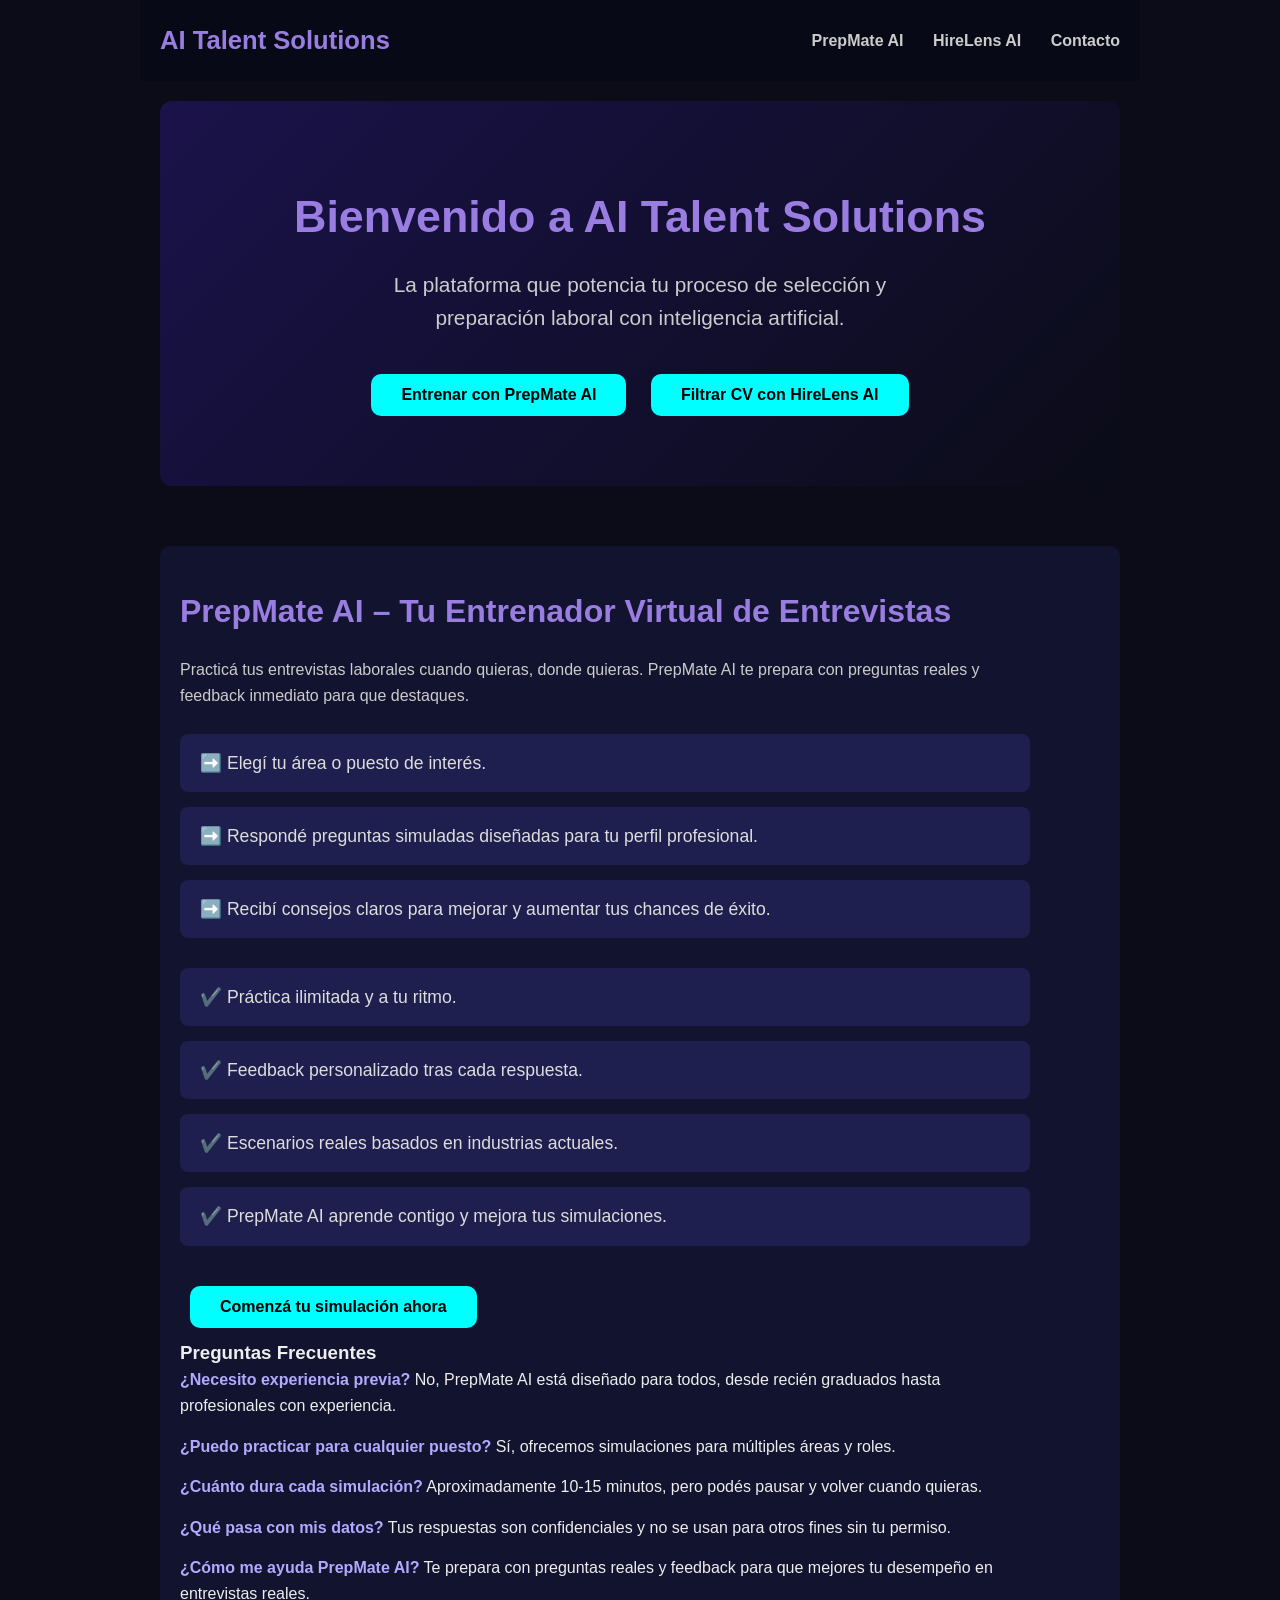
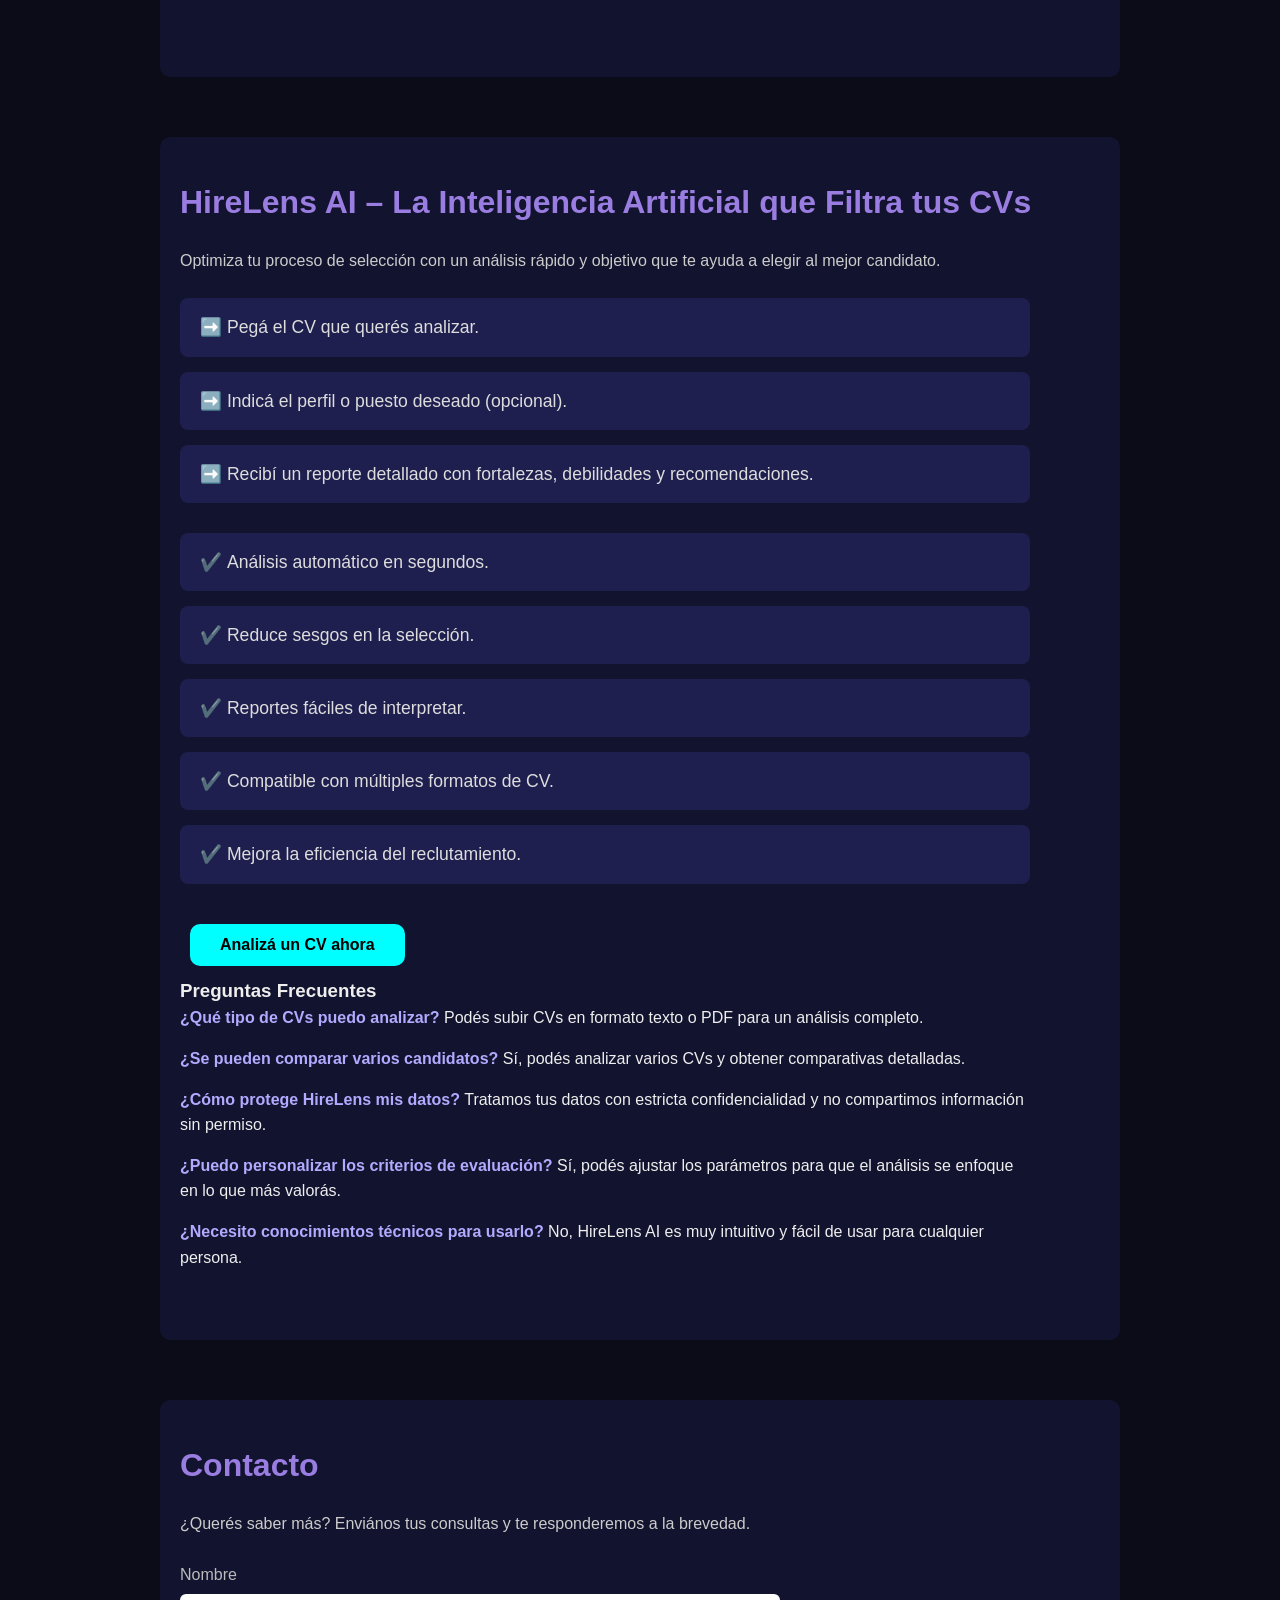
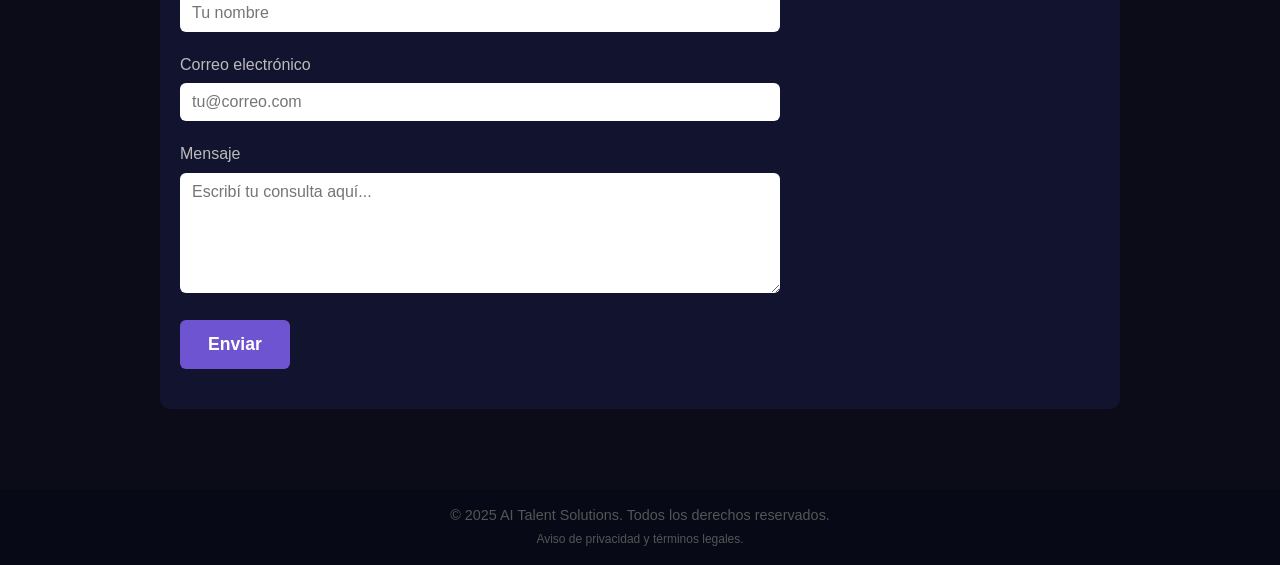
<file: index.html>
<!DOCTYPE html>
<html lang="es">
<head>
<meta charset="UTF-8" />
<meta name="viewport" content="width=device-width, initial-scale=1" />
<title>AI Talent Solutions</title>
<style>
  /* Reset y base */
  * {
    margin: 0; padding: 0; box-sizing: border-box;
    font-family: 'Segoe UI', Tahoma, Geneva, Verdana, sans-serif;
  }
  body {
    background-color: #0b0c18; /* azul oscuro/negro */
    color: #eee;
    line-height: 1.6;
  }
  a {
    color: #9a7de1; /* violeta */
    text-decoration: none;
  }
  a:hover {
    text-decoration: underline;
  }
  /* Contenedor general */
  .container {
    max-width: 1000px;
    margin: 0 auto;
    padding: 20px;
  }
  /* Header */
  header {
    background: #080916;
    padding: 20px 0;
    display: flex;
    justify-content: space-between;
    align-items: center;
  }
  header .logo {
    font-size: 1.6rem;
    font-weight: bold;
    color: #9a7de1;
    cursor: pointer;
  }
  nav a {
    margin-left: 25px;
    font-weight: 600;
    color: #ccc;
  }
  nav a:hover {
    color: #9a7de1;
  }
  /* Hero */
  #hero {
    padding: 80px 20px 60px;
    text-align: center;
    background: linear-gradient(135deg, #1a124a, #0b0c18);
    border-radius: 12px;
    margin-bottom: 60px;
  }
  #hero h1 {
    font-size: 2.8rem;
    color: #9a7de1;
    margin-bottom: 15px;
  }
  #hero p {
    font-size: 1.3rem;
    max-width: 600px;
    margin: 0 auto 30px;
    color: #ccc;
  }
  .btn-primary {
    background-color: #6e54d0;
    color: white;
    border: none;
    padding: 14px 32px;
    margin: 10px;
    font-size: 1.1rem;
    border-radius: 6px;
    cursor: pointer;
    font-weight: 600;
    transition: background-color 0.3s ease;
  }
  .btn-primary {
  background-color: #00ffff;
  color: #000;
  font-weight: bold;
  padding: 12px 30px;
  border-radius: 10px;
  border: none;
  cursor: pointer;
  font-size: 16px;
  transition: all 0.3s ease;
}

.btn-primary:hover {
  background-color: #00cccc;
}

  

  /* Secciones comunes */
  section {
    padding: 40px 20px;
    margin-bottom: 60px;
    background: #12132e;
    border-radius: 10px;
  }
  section h2 {
    color: #9a7de1;
    margin-bottom: 20px;
    font-size: 2rem;
  }
  section p {
    color: #ccc;
    max-width: 800px;
    margin-bottom: 25px;
  }
  ul.steps, ul.benefits, ul.faq {
    list-style: none;
    max-width: 850px;
    margin-bottom: 30px;
  }
  ul.steps li, ul.benefits li {
    background: #1e1f4e;
    margin-bottom: 15px;
    padding: 15px 20px;
    border-radius: 8px;
    font-size: 1.1rem;
    color: #ddd;
  }
  ul.steps li::before {
    content: "➡️ ";
    font-weight: bold;
  }
  ul.benefits li::before {
    content: "✔️ ";
    font-weight: bold;
  }
  ul.faq li {
    margin-bottom: 15px;
  }
  ul.faq strong {
    color: #b1aaff;
  }
  /* Formulario Contacto */
  form {
    max-width: 600px;
    margin-top: 20px;
  }
  form label {
    display: block;
    margin-bottom: 6px;
    color: #bbb;
  }
  form input, form textarea {
    width: 100%;
    padding: 10px 12px;
    margin-bottom: 20px;
    border-radius: 6px;
    border: none;
    font-size: 1rem;
  }
  form textarea {
    resize: vertical;
    min-height: 120px;
  }
  form button {
    background-color: #6e54d0;
    color: white;
    padding: 14px 28px;
    border: none;
    border-radius: 6px;
    cursor: pointer;
    font-weight: 600;
    font-size: 1.1rem;
  }
  form button:hover {
    background-color: #9a7de1;
  }
  /* Footer */
  footer {
    background: #080916;
    padding: 15px 20px;
    text-align: center;
    color: #555;
    font-size: 0.9rem;
  }
  /* Responsive */
  @media (max-width: 600px) {
    #hero h1 {
      font-size: 2rem;
    }
    nav a {
      margin-left: 15px;
      font-size: 0.95rem;
    }
    .btn-primary {
      padding: 12px 24px;
      font-size: 1rem;
      margin: 8px;
    }
  }
</style>
</head>
<body>

<header class="container" role="banner">
  <div class="logo" tabindex="0">AI Talent Solutions</div>
  <nav role="navigation" aria-label="Menú principal">
    <a href="#prepMate">PrepMate AI</a>
    <a href="#hireLens">HireLens AI</a>
    <a href="#contacto">Contacto</a>
  </nav>
</header>

<main role="main" class="container">

  <section id="hero" aria-label="Bienvenida">
    <h1>Bienvenido a AI Talent Solutions</h1>
    <p>La plataforma que potencia tu proceso de selección y preparación laboral con inteligencia artificial.</p>
    <button class="btn-primary" onclick="document.getElementById('prepMate').scrollIntoView({behavior:'smooth'})">Entrenar con PrepMate AI</button>
    <button class="btn-primary" onclick="document.getElementById('hireLens').scrollIntoView({behavior:'smooth'})">Filtrar CV con HireLens AI</button>
  </section>

  <!-- PrepMate AI -->
  <section id="prepMate" aria-label="Simulación de entrevistas con PrepMate AI">
    <h2>PrepMate AI – Tu Entrenador Virtual de Entrevistas</h2>
    <p>Practicá tus entrevistas laborales cuando quieras, donde quieras. PrepMate AI te prepara con preguntas reales y feedback inmediato para que destaques.</p>

    <ul class="steps" aria-label="Cómo funciona PrepMate AI">
      <li>Elegí tu área o puesto de interés.</li>
      <li>Respondé preguntas simuladas diseñadas para tu perfil profesional.</li>
      <li>Recibí consejos claros para mejorar y aumentar tus chances de éxito.</li>
    </ul>

    <ul class="benefits" aria-label="Beneficios de PrepMate AI">
      <li>Práctica ilimitada y a tu ritmo.</li>
      <li>Feedback personalizado tras cada respuesta.</li>
      <li>Escenarios reales basados en industrias actuales.</li>
      <li>PrepMate AI aprende contigo y mejora tus simulaciones.</li>
    </ul>

    <button class="btn-primary" aria-label="Comenzar simulación con PrepMate AI">Comenzá tu simulación ahora</button>

    <h3>Preguntas Frecuentes</h3>
    <ul class="faq">
      <li><strong>¿Necesito experiencia previa?</strong> No, PrepMate AI está diseñado para todos, desde recién graduados hasta profesionales con experiencia.</li>
      <li><strong>¿Puedo practicar para cualquier puesto?</strong> Sí, ofrecemos simulaciones para múltiples áreas y roles.</li>
      <li><strong>¿Cuánto dura cada simulación?</strong> Aproximadamente 10-15 minutos, pero podés pausar y volver cuando quieras.</li>
      <li><strong>¿Qué pasa con mis datos?</strong> Tus respuestas son confidenciales y no se usan para otros fines sin tu permiso.</li>
      <li><strong>¿Cómo me ayuda PrepMate AI?</strong> Te prepara con preguntas reales y feedback para que mejores tu desempeño en entrevistas reales.</li>
    </ul>
  </section>

  <!-- HireLens AI -->
  <section id="hireLens" aria-label="Filtrado de CVs con HireLens AI">
    <h2>HireLens AI – La Inteligencia Artificial que Filtra tus CVs</h2>
    <p>Optimiza tu proceso de selección con un análisis rápido y objetivo que te ayuda a elegir al mejor candidato.</p>

    <ul class="steps" aria-label="Cómo funciona HireLens AI">
      <li>Pegá el CV que querés analizar.</li>
      <li>Indicá el perfil o puesto deseado (opcional).</li>
      <li>Recibí un reporte detallado con fortalezas, debilidades y recomendaciones.</li>
    </ul>

    <ul class="benefits" aria-label="Beneficios de HireLens AI">
      <li>Análisis automático en segundos.</li>
      <li>Reduce sesgos en la selección.</li>
      <li>Reportes fáciles de interpretar.</li>
      <li>Compatible con múltiples formatos de CV.</li>
      <li>Mejora la eficiencia del reclutamiento.</li>
    </ul>

  <button class="btn-primary" id="open-chat">Analizá un CV ahora</button>

<div id="chat-modal" style="display:none; position:fixed; top:0; left:0; width:100%; height:100%; background:rgba(0,0,0,0.8); z-index:9999;">
  <iframe src="chat/index.html" style="width:90%; height:90%; margin:5% auto; display:block; border:none; border-radius:15px;"></iframe>
  <button id="close-chat" style="position:absolute; top:20px; right:20px; padding:10px 15px; border:none; border-radius:10px; background:#00ffff; font-weight:bold; cursor:pointer;">Cerrar</button>
</div>

<script>
  document.getElementById("open-chat").onclick = () => document.getElementById("chat-modal").style.display = "block";
  document.getElementById("close-chat").onclick = () => document.getElementById("chat-modal").style.display = "none";
</script>

    <h3>Preguntas Frecuentes</h3>
    <ul class="faq">
      <li><strong>¿Qué tipo de CVs puedo analizar?</strong> Podés subir CVs en formato texto o PDF para un análisis completo.</li>
      <li><strong>¿Se pueden comparar varios candidatos?</strong> Sí, podés analizar varios CVs y obtener comparativas detalladas.</li>
      <li><strong>¿Cómo protege HireLens mis datos?</strong> Tratamos tus datos con estricta confidencialidad y no compartimos información sin permiso.</li>
      <li><strong>¿Puedo personalizar los criterios de evaluación?</strong> Sí, podés ajustar los parámetros para que el análisis se enfoque en lo que más valorás.</li>
      <li><strong>¿Necesito conocimientos técnicos para usarlo?</strong> No, HireLens AI es muy intuitivo y fácil de usar para cualquier persona.</li>
    </ul>
  </section>

  <!-- Contacto -->
  <section id="contacto" aria-label="Contacto">
    <h2>Contacto</h2>
    <p>¿Querés saber más? Enviános tus consultas y te responderemos a la brevedad.</p>
    <form action="https://formsubmit.co/ignaciopintosdsilva@gmail.com" method="post" aria-label="Formulario de contacto">
      <label for="nombre">Nombre</label>
      <input type="text" id="nombre" name="nombre" placeholder="Tu nombre" required />

      <label for="email">Correo electrónico</label>
      <input type="email" id="email" name="email" placeholder="tu@correo.com" required />

      <label for="mensaje">Mensaje</label>
      <textarea id="mensaje" name="mensaje" placeholder="Escribí tu consulta aquí..." required></textarea>

      <input type="hidden" name="_next" value="https://nachoo1899.github.io/AI_Talent/gracias.html" />


      <button type="submit">Enviar</button>
    </form>
    
  </section>

</main>

<footer role="contentinfo">
  <p>© 2025 AI Talent Solutions. Todos los derechos reservados.</p>
  <p><small>Aviso de privacidad y términos legales.</small></p>
</footer>

<!-- Scroll suave personalizado para menú -->
<script>
  // Selecciona todos los links internos del nav
  document.querySelectorAll('nav a[href^="#"]').forEach(anchor => {
    anchor.addEventListener('click', function (e) {
      e.preventDefault();
      const targetId = this.getAttribute('href').substring(1);
      const targetElement = document.getElementById(targetId);

      if (!targetElement) return;

      // Scroll suave con duración custom (aprox 700ms)
      const targetPosition = targetElement.getBoundingClientRect().top + window.pageYOffset - 60; // offset para que no quede tapado por header
      const startPosition = window.pageYOffset;
      const distance = targetPosition - startPosition;
      const duration = 700;
      let startTime = null;

      function animation(currentTime) {
        if (startTime === null) startTime = currentTime;
        const timeElapsed = currentTime - startTime;
        const run = ease(timeElapsed, startPosition, distance, duration);
        window.scrollTo(0, run);
        if (timeElapsed < duration) requestAnimationFrame(animation);
      }

      // Función easing para suavizar el scroll
      function ease(t, b, c, d) {
        t /= d / 2;
        if (t < 1) return c / 2 * t * t + b;
        t--;
        return -c / 2 * (t * (t - 2) - 1) + b;
      }

      requestAnimationFrame(animation);
    });
  });
</script>

</body>
</html>
</file>
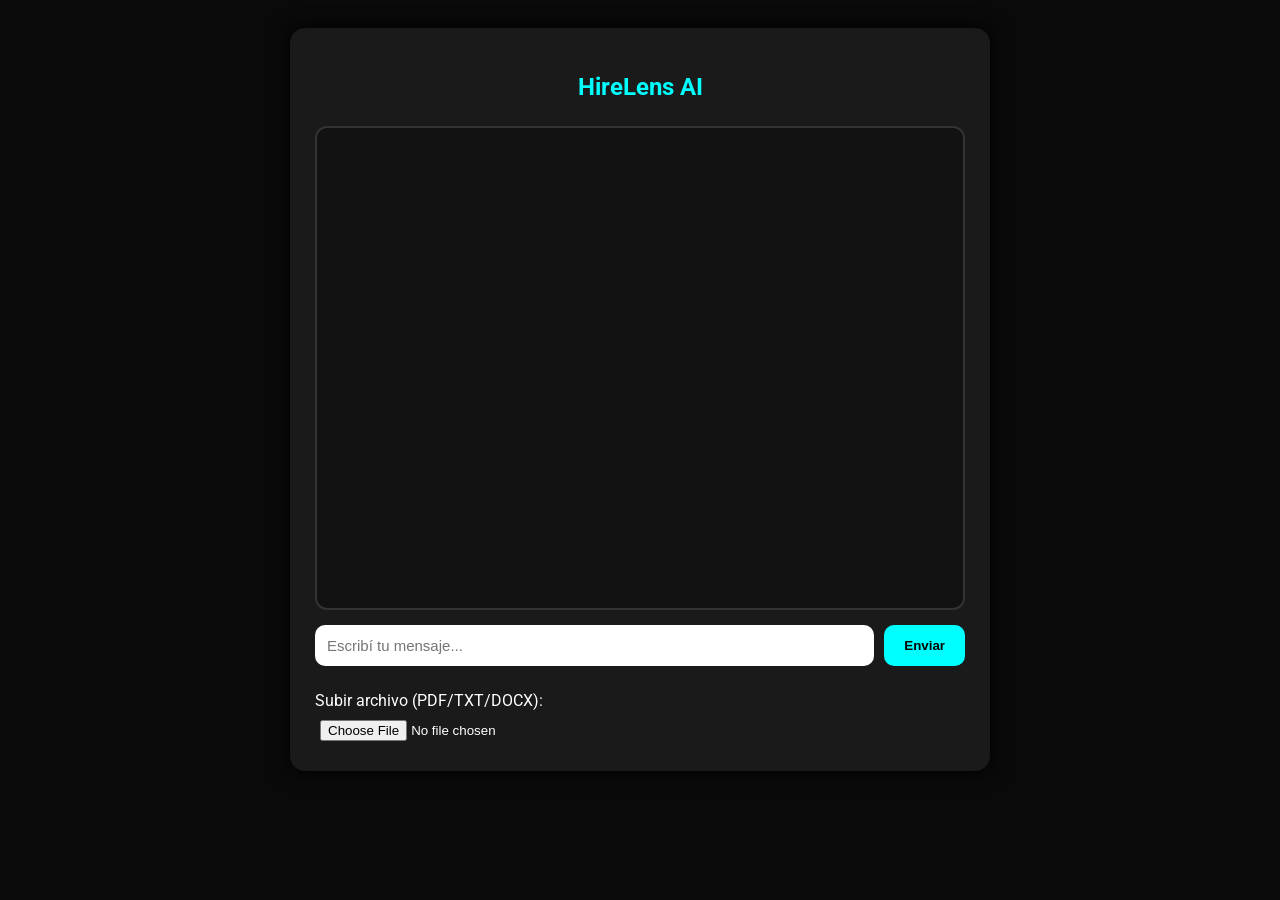
<file: chat/index.html>
<!DOCTYPE html>
<html lang="es">
<head>
  <meta charset="UTF-8">
  <title>HireLens AI Chat</title>
  <link rel="stylesheet" href="style.css">
  <link href="https://fonts.googleapis.com/css2?family=Roboto:wght@400;500;700&display=swap" rel="stylesheet">
</head>
<body>
  <div class="chat-container">
    <h2>HireLens AI</h2>
    <div id="chat-window"></div>

    <div class="input-area">
      <input type="text" id="user-input" placeholder="Escribí tu mensaje..." />
      <button id="send-btn">Enviar</button>
    </div>

    <div class="file-upload">
      <label for="file-input">Subir archivo (PDF/TXT/DOCX):</label>
      <input type="file" id="file-input">
    </div>
  </div>

  <script src="script.js"></script>
</body>
</html>
</file>
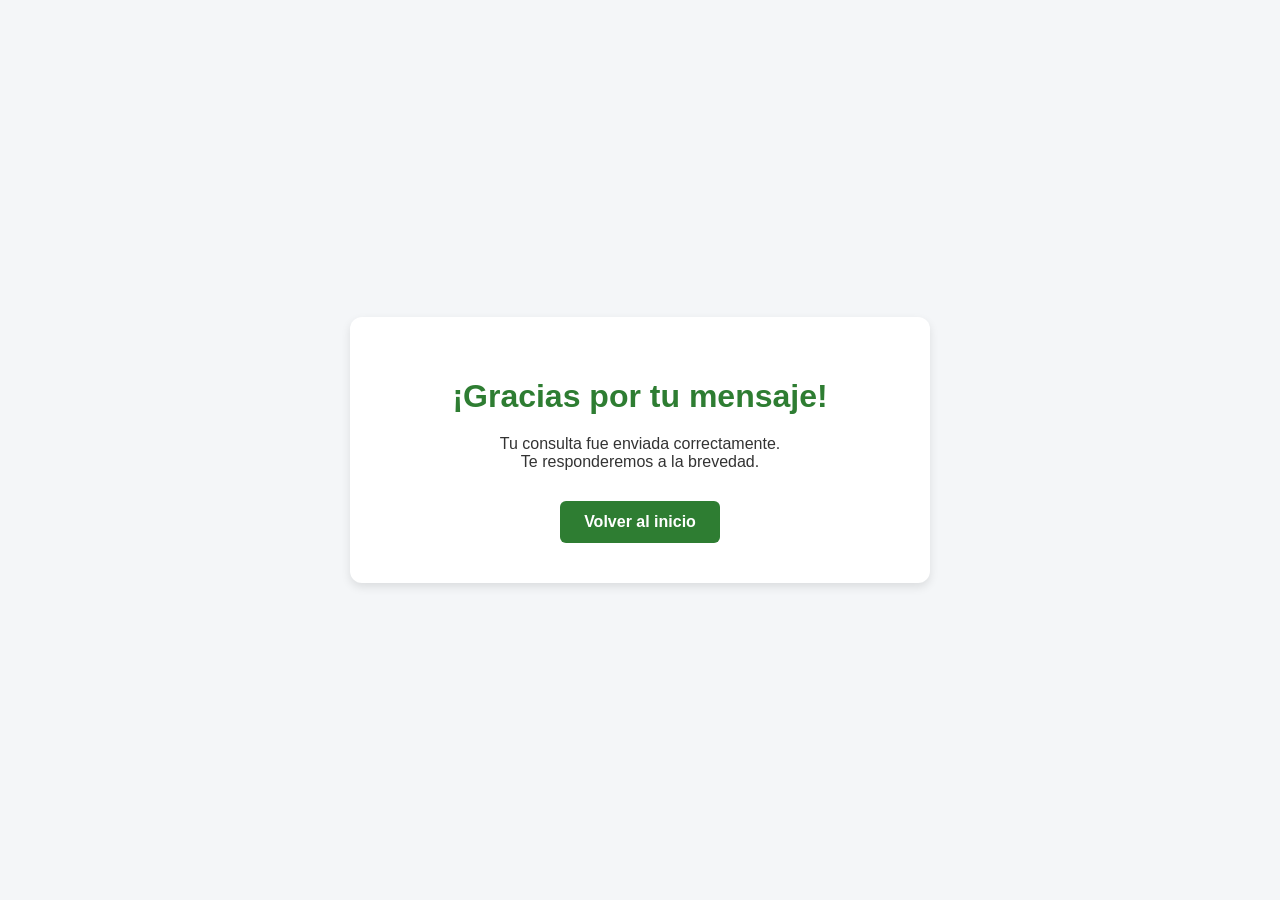
<file: gracias.html>
<!DOCTYPE html>
<html lang="es">
<head>
  <meta charset="UTF-8" />
  <meta name="viewport" content="width=device-width, initial-scale=1.0" />
  <title>Mensaje enviado</title>
  <style>
    :root {
      --color-principal: #2e7d32;
      --color-fondo: #f4f6f8;
      --color-texto: #333;
      --color-boton-hover: #1b5e20;
    }

    body {
      margin: 0;
      padding: 0;
      font-family: 'Segoe UI', Tahoma, Geneva, Verdana, sans-serif;
      background-color: var(--color-fondo);
      display: flex;
      justify-content: center;
      align-items: center;
      height: 100vh;
      text-align: center;
    }

    .contenedor {
      background-color: white;
      padding: 40px;
      border-radius: 12px;
      box-shadow: 0 4px 10px rgba(0, 0, 0, 0.1);
      max-width: 500px;
      width: 90%;
    }

    h1 {
      color: var(--color-principal);
      margin-bottom: 20px;
    }

    p {
      color: var(--color-texto);
      font-size: 1rem;
      margin-bottom: 30px;
    }

    a {
      display: inline-block;
      padding: 12px 24px;
      background-color: var(--color-principal);
      color: white;
      text-decoration: none;
      border-radius: 6px;
      font-weight: bold;
      transition: background-color 0.3s;
    }

    a:hover {
      background-color: var(--color-boton-hover);
    }
  </style>
</head>
<body>
  <div class="contenedor">
    <h1>¡Gracias por tu mensaje!</h1>
    <p>Tu consulta fue enviada correctamente.<br>Te responderemos a la brevedad.</p>
    <a href="index.html">Volver al inicio</a>
  </div>
</body>
</html>
</file>
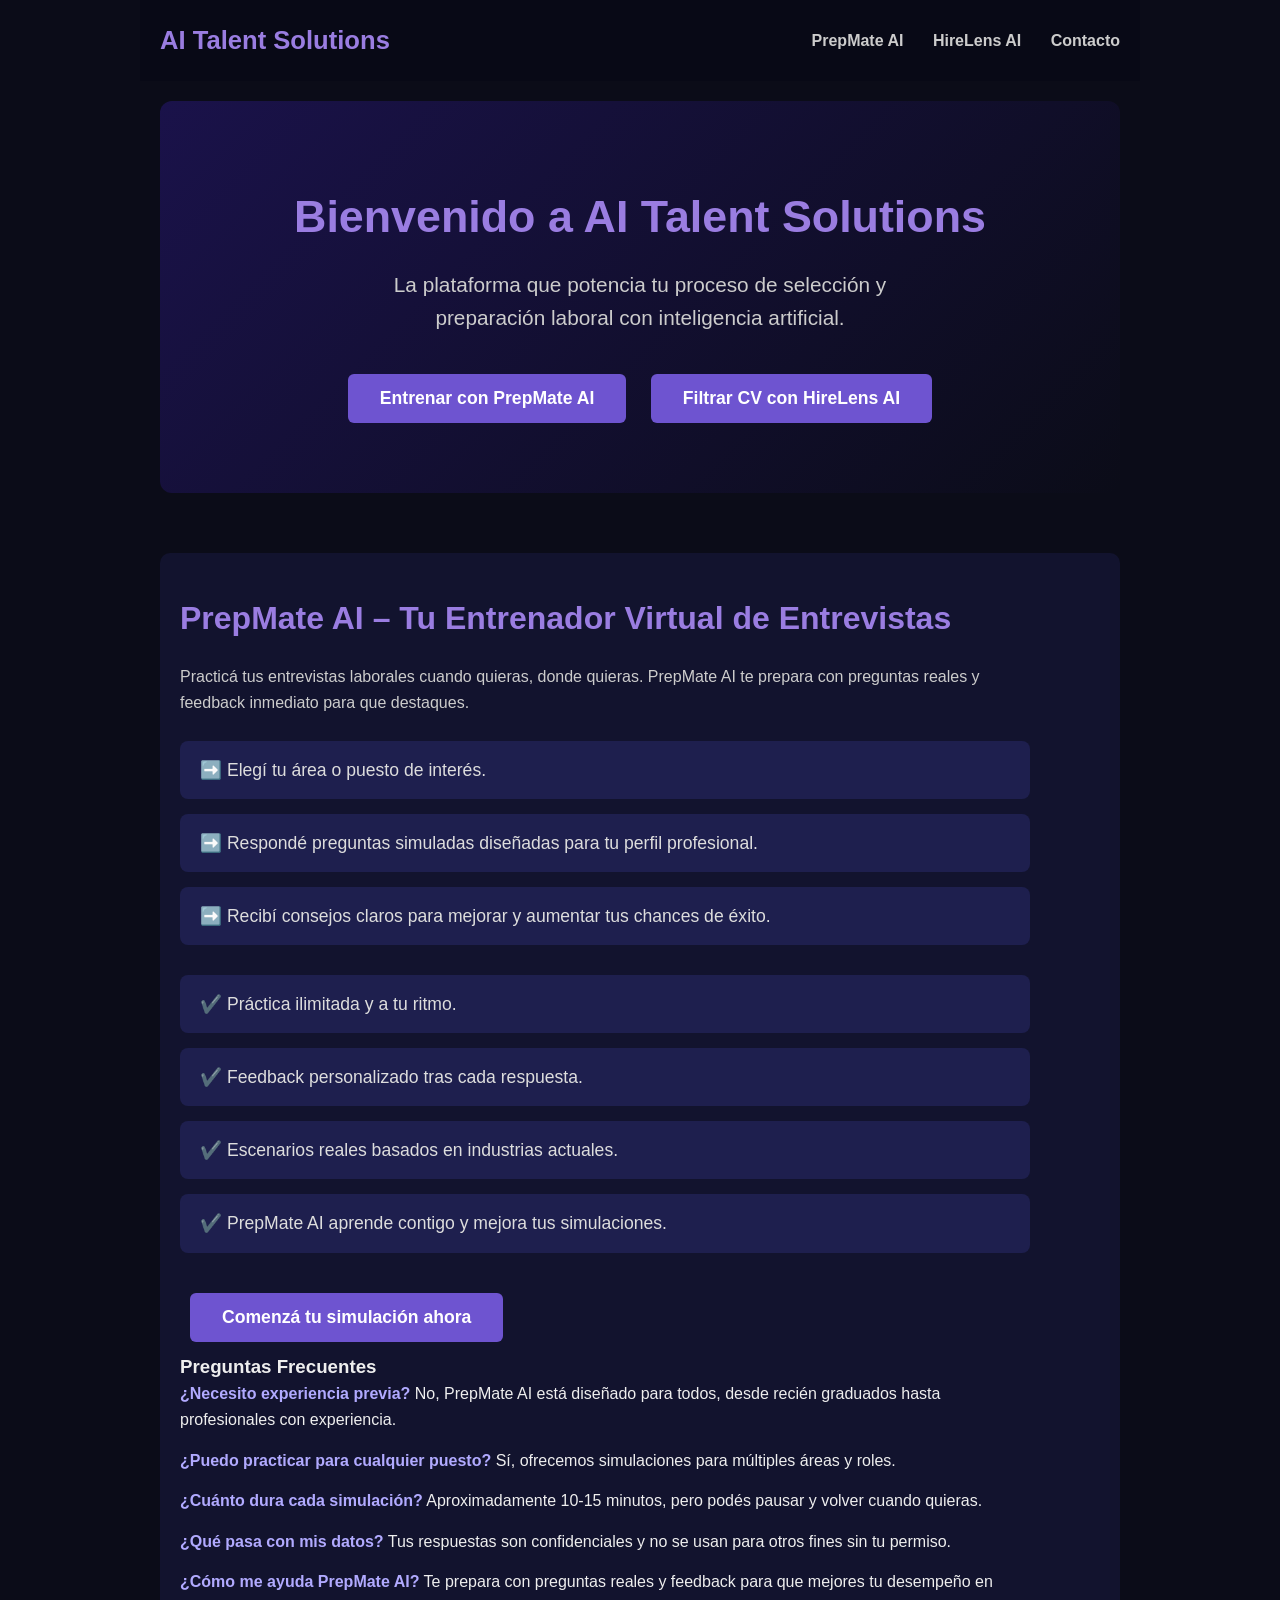
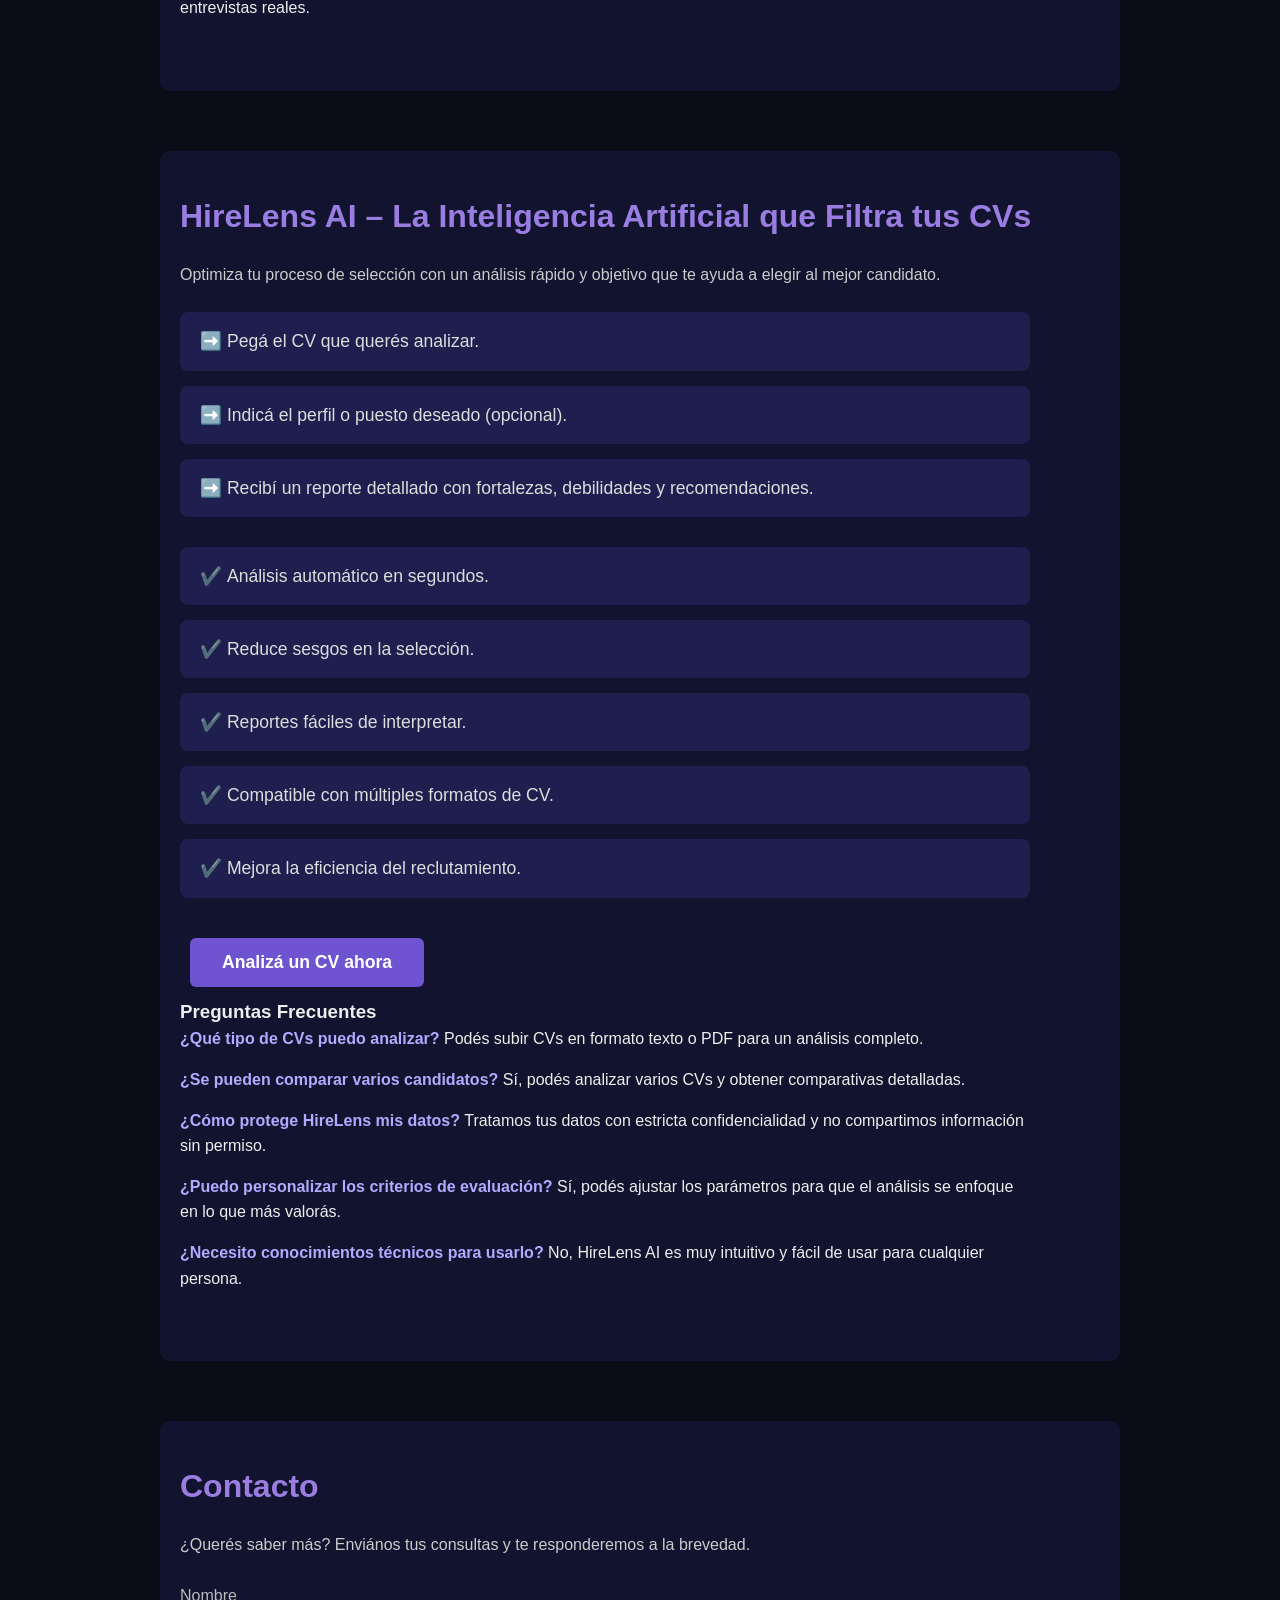
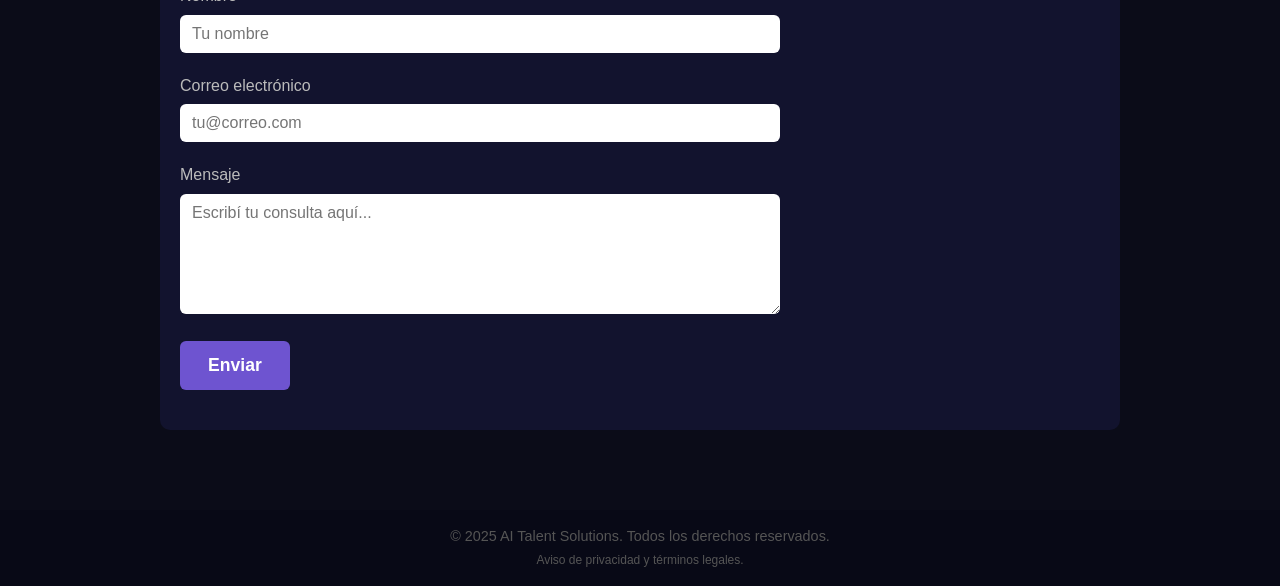
<file: index.html.html>
<!DOCTYPE html>
<html lang="es">
<head>
<meta charset="UTF-8" />
<meta name="viewport" content="width=device-width, initial-scale=1" />
<title>AI Talent Solutions</title>
<style>
  /* Reset y base */
  * {
    margin: 0; padding: 0; box-sizing: border-box;
    font-family: 'Segoe UI', Tahoma, Geneva, Verdana, sans-serif;
  }
  body {
    background-color: #0b0c18; /* azul oscuro/negro */
    color: #eee;
    line-height: 1.6;
  }
  a {
    color: #9a7de1; /* violeta */
    text-decoration: none;
  }
  a:hover {
    text-decoration: underline;
  }
  /* Contenedor general */
  .container {
    max-width: 1000px;
    margin: 0 auto;
    padding: 20px;
  }
  /* Header */
  header {
    background: #080916;
    padding: 20px 0;
    display: flex;
    justify-content: space-between;
    align-items: center;
  }
  header .logo {
    font-size: 1.6rem;
    font-weight: bold;
    color: #9a7de1;
    cursor: pointer;
  }
  nav a {
    margin-left: 25px;
    font-weight: 600;
    color: #ccc;
  }
  nav a:hover {
    color: #9a7de1;
  }
  /* Hero */
  #hero {
    padding: 80px 20px 60px;
    text-align: center;
    background: linear-gradient(135deg, #1a124a, #0b0c18);
    border-radius: 12px;
    margin-bottom: 60px;
  }
  #hero h1 {
    font-size: 2.8rem;
    color: #9a7de1;
    margin-bottom: 15px;
  }
  #hero p {
    font-size: 1.3rem;
    max-width: 600px;
    margin: 0 auto 30px;
    color: #ccc;
  }
  .btn-primary {
    background-color: #6e54d0;
    color: white;
    border: none;
    padding: 14px 32px;
    margin: 10px;
    font-size: 1.1rem;
    border-radius: 6px;
    cursor: pointer;
    font-weight: 600;
    transition: background-color 0.3s ease;
  }
  .btn-primary:hover {
    background-color: #9a7de1;
  }
  /* Secciones comunes */
  section {
    padding: 40px 20px;
    margin-bottom: 60px;
    background: #12132e;
    border-radius: 10px;
  }
  section h2 {
    color: #9a7de1;
    margin-bottom: 20px;
    font-size: 2rem;
  }
  section p {
    color: #ccc;
    max-width: 800px;
    margin-bottom: 25px;
  }
  ul.steps, ul.benefits, ul.faq {
    list-style: none;
    max-width: 850px;
    margin-bottom: 30px;
  }
  ul.steps li, ul.benefits li {
    background: #1e1f4e;
    margin-bottom: 15px;
    padding: 15px 20px;
    border-radius: 8px;
    font-size: 1.1rem;
    color: #ddd;
  }
  ul.steps li::before {
    content: "➡️ ";
    font-weight: bold;
  }
  ul.benefits li::before {
    content: "✔️ ";
    font-weight: bold;
  }
  ul.faq li {
    margin-bottom: 15px;
  }
  ul.faq strong {
    color: #b1aaff;
  }
  /* Formulario Contacto */
  form {
    max-width: 600px;
    margin-top: 20px;
  }
  form label {
    display: block;
    margin-bottom: 6px;
    color: #bbb;
  }
  form input, form textarea {
    width: 100%;
    padding: 10px 12px;
    margin-bottom: 20px;
    border-radius: 6px;
    border: none;
    font-size: 1rem;
  }
  form textarea {
    resize: vertical;
    min-height: 120px;
  }
  form button {
    background-color: #6e54d0;
    color: white;
    padding: 14px 28px;
    border: none;
    border-radius: 6px;
    cursor: pointer;
    font-weight: 600;
    font-size: 1.1rem;
  }
  form button:hover {
    background-color: #9a7de1;
  }
  /* Footer */
  footer {
    background: #080916;
    padding: 15px 20px;
    text-align: center;
    color: #555;
    font-size: 0.9rem;
  }
  /* Responsive */
  @media (max-width: 600px) {
    #hero h1 {
      font-size: 2rem;
    }
    nav a {
      margin-left: 15px;
      font-size: 0.95rem;
    }
    .btn-primary {
      padding: 12px 24px;
      font-size: 1rem;
      margin: 8px;
    }
  }
</style>
</head>
<body>

<header class="container" role="banner">
  <div class="logo" tabindex="0">AI Talent Solutions</div>
  <nav role="navigation" aria-label="Menú principal">
    <a href="#prepMate">PrepMate AI</a>
    <a href="#hireLens">HireLens AI</a>
    <a href="#contacto">Contacto</a>
  </nav>
</header>

<main role="main" class="container">

  <section id="hero" aria-label="Bienvenida">
    <h1>Bienvenido a AI Talent Solutions</h1>
    <p>La plataforma que potencia tu proceso de selección y preparación laboral con inteligencia artificial.</p>
    <button class="btn-primary" onclick="document.getElementById('prepMate').scrollIntoView({behavior:'smooth'})">Entrenar con PrepMate AI</button>
    <button class="btn-primary" onclick="document.getElementById('hireLens').scrollIntoView({behavior:'smooth'})">Filtrar CV con HireLens AI</button>
  </section>

  <!-- PrepMate AI -->
  <section id="prepMate" aria-label="Simulación de entrevistas con PrepMate AI">
    <h2>PrepMate AI – Tu Entrenador Virtual de Entrevistas</h2>
    <p>Practicá tus entrevistas laborales cuando quieras, donde quieras. PrepMate AI te prepara con preguntas reales y feedback inmediato para que destaques.</p>

    <ul class="steps" aria-label="Cómo funciona PrepMate AI">
      <li>Elegí tu área o puesto de interés.</li>
      <li>Respondé preguntas simuladas diseñadas para tu perfil profesional.</li>
      <li>Recibí consejos claros para mejorar y aumentar tus chances de éxito.</li>
    </ul>

    <ul class="benefits" aria-label="Beneficios de PrepMate AI">
      <li>Práctica ilimitada y a tu ritmo.</li>
      <li>Feedback personalizado tras cada respuesta.</li>
      <li>Escenarios reales basados en industrias actuales.</li>
      <li>PrepMate AI aprende contigo y mejora tus simulaciones.</li>
    </ul>

    <button class="btn-primary" aria-label="Comenzar simulación con PrepMate AI">Comenzá tu simulación ahora</button>

    <h3>Preguntas Frecuentes</h3>
    <ul class="faq">
      <li><strong>¿Necesito experiencia previa?</strong> No, PrepMate AI está diseñado para todos, desde recién graduados hasta profesionales con experiencia.</li>
      <li><strong>¿Puedo practicar para cualquier puesto?</strong> Sí, ofrecemos simulaciones para múltiples áreas y roles.</li>
      <li><strong>¿Cuánto dura cada simulación?</strong> Aproximadamente 10-15 minutos, pero podés pausar y volver cuando quieras.</li>
      <li><strong>¿Qué pasa con mis datos?</strong> Tus respuestas son confidenciales y no se usan para otros fines sin tu permiso.</li>
      <li><strong>¿Cómo me ayuda PrepMate AI?</strong> Te prepara con preguntas reales y feedback para que mejores tu desempeño en entrevistas reales.</li>
    </ul>
  </section>

  <!-- HireLens AI -->
  <section id="hireLens" aria-label="Filtrado de CVs con HireLens AI">
    <h2>HireLens AI – La Inteligencia Artificial que Filtra tus CVs</h2>
    <p>Optimiza tu proceso de selección con un análisis rápido y objetivo que te ayuda a elegir al mejor candidato.</p>

    <ul class="steps" aria-label="Cómo funciona HireLens AI">
      <li>Pegá el CV que querés analizar.</li>
      <li>Indicá el perfil o puesto deseado (opcional).</li>
      <li>Recibí un reporte detallado con fortalezas, debilidades y recomendaciones.</li>
    </ul>

    <ul class="benefits" aria-label="Beneficios de HireLens AI">
      <li>Análisis automático en segundos.</li>
      <li>Reduce sesgos en la selección.</li>
      <li>Reportes fáciles de interpretar.</li>
      <li>Compatible con múltiples formatos de CV.</li>
      <li>Mejora la eficiencia del reclutamiento.</li>
    </ul>

    <button class="btn-primary" aria-label="Analizar CV con HireLens AI">Analizá un CV ahora</button>

    <h3>Preguntas Frecuentes</h3>
    <ul class="faq">
      <li><strong>¿Qué tipo de CVs puedo analizar?</strong> Podés subir CVs en formato texto o PDF para un análisis completo.</li>
      <li><strong>¿Se pueden comparar varios candidatos?</strong> Sí, podés analizar varios CVs y obtener comparativas detalladas.</li>
      <li><strong>¿Cómo protege HireLens mis datos?</strong> Tratamos tus datos con estricta confidencialidad y no compartimos información sin permiso.</li>
      <li><strong>¿Puedo personalizar los criterios de evaluación?</strong> Sí, podés ajustar los parámetros para que el análisis se enfoque en lo que más valorás.</li>
      <li><strong>¿Necesito conocimientos técnicos para usarlo?</strong> No, HireLens AI es muy intuitivo y fácil de usar para cualquier persona.</li>
    </ul>
  </section>

  <!-- Contacto -->
  <section id="contacto" aria-label="Contacto">
    <h2>Contacto</h2>
    <p>¿Querés saber más? Enviános tus consultas y te responderemos a la brevedad.</p>
    <form action="#" method="post" aria-label="Formulario de contacto">
      <label for="nombre">Nombre</label>
      <input type="text" id="nombre" name="nombre" placeholder="Tu nombre" required />

      <label for="email">Correo electrónico</label>
      <input type="email" id="email" name="email" placeholder="tu@correo.com" required />

      <label for="mensaje">Mensaje</label>
      <textarea id="mensaje" name="mensaje" placeholder="Escribí tu consulta aquí..." required></textarea>

      <button type="submit">Enviar</button>
    </form>
  </section>

</main>

<footer role="contentinfo">
  <p>© 2025 AI Talent Solutions. Todos los derechos reservados.</p>
  <p><small>Aviso de privacidad y términos legales.</small></p>
</footer>

<!-- Scroll suave personalizado para menú -->
<script>
  // Selecciona todos los links internos del nav
  document.querySelectorAll('nav a[href^="#"]').forEach(anchor => {
    anchor.addEventListener('click', function (e) {
      e.preventDefault();
      const targetId = this.getAttribute('href').substring(1);
      const targetElement = document.getElementById(targetId);

      if (!targetElement) return;

      // Scroll suave con duración custom (aprox 700ms)
      const targetPosition = targetElement.getBoundingClientRect().top + window.pageYOffset - 60; // offset para que no quede tapado por header
      const startPosition = window.pageYOffset;
      const distance = targetPosition - startPosition;
      const duration = 700;
      let startTime = null;

      function animation(currentTime) {
        if (startTime === null) startTime = currentTime;
        const timeElapsed = currentTime - startTime;
        const run = ease(timeElapsed, startPosition, distance, duration);
        window.scrollTo(0, run);
        if (timeElapsed < duration) requestAnimationFrame(animation);
      }

      // Función easing para suavizar el scroll
      function ease(t, b, c, d) {
        t /= d / 2;
        if (t < 1) return c / 2 * t * t + b;
        t--;
        return -c / 2 * (t * (t - 2) - 1) + b;
      }

      requestAnimationFrame(animation);
    });
  });
</script>

</body>
</html>
</file>
<file: chat/style.css>
body {
  font-family: 'Roboto', sans-serif;
  background-color: #0a0a0a;
  color: #fff;
  display: flex;
  justify-content: center;
  padding: 20px;
}

.chat-container {
  width: 100%;
  max-width: 650px;
  background: #1a1a1a;
  padding: 25px;
  border-radius: 15px;
  box-shadow: 0 0 20px #000;
  display: flex;
  flex-direction: column;
  gap: 15px;
}

h2 {
  text-align: center;
  color: #00ffff;
  margin-bottom: 10px;
}

#chat-window {
  height: 450px;
  overflow-y: auto;
  border: 2px solid #333;
  border-radius: 12px;
  padding: 15px;
  background: #121212;
  display: flex;
  flex-direction: column;
  gap: 8px;
}

.message {
  padding: 8px 12px;
  border-radius: 10px;
  max-width: 80%;
  word-wrap: break-word;
}

.user {
  align-self: flex-end;
  background-color: #00ffff;
  color: #000;
}

.bot {
  align-self: flex-start;
  background-color: #ffcc00;
  color: #000;
}

.input-area {
  display: flex;
  gap: 10px;
}

#user-input {
  flex: 1;
  padding: 12px;
  border-radius: 10px;
  border: none;
  font-size: 15px;
}

#send-btn {
  padding: 12px 20px;
  border-radius: 10px;
  border: none;
  background-color: #00ffff;
  color: #000;
  font-weight: bold;
  cursor: pointer;
  transition: 0.3s;
}

#send-btn:hover {
  background-color: #00cccc;
}

.file-upload {
  margin-top: 10px;
  display: flex;
  flex-direction: column;
  gap: 5px;
}

.file-upload input[type="file"] {
  border-radius: 8px;
  padding: 5px;
  cursor: pointer;
}

#chat-window::-webkit-scrollbar {
  width: 8px;
}
#chat-window::-webkit-scrollbar-thumb {
  background: #00ffff;
  border-radius: 4px;
}
#chat-window::-webkit-scrollbar-track {
  background: #1a1a1a;
}
</file>
